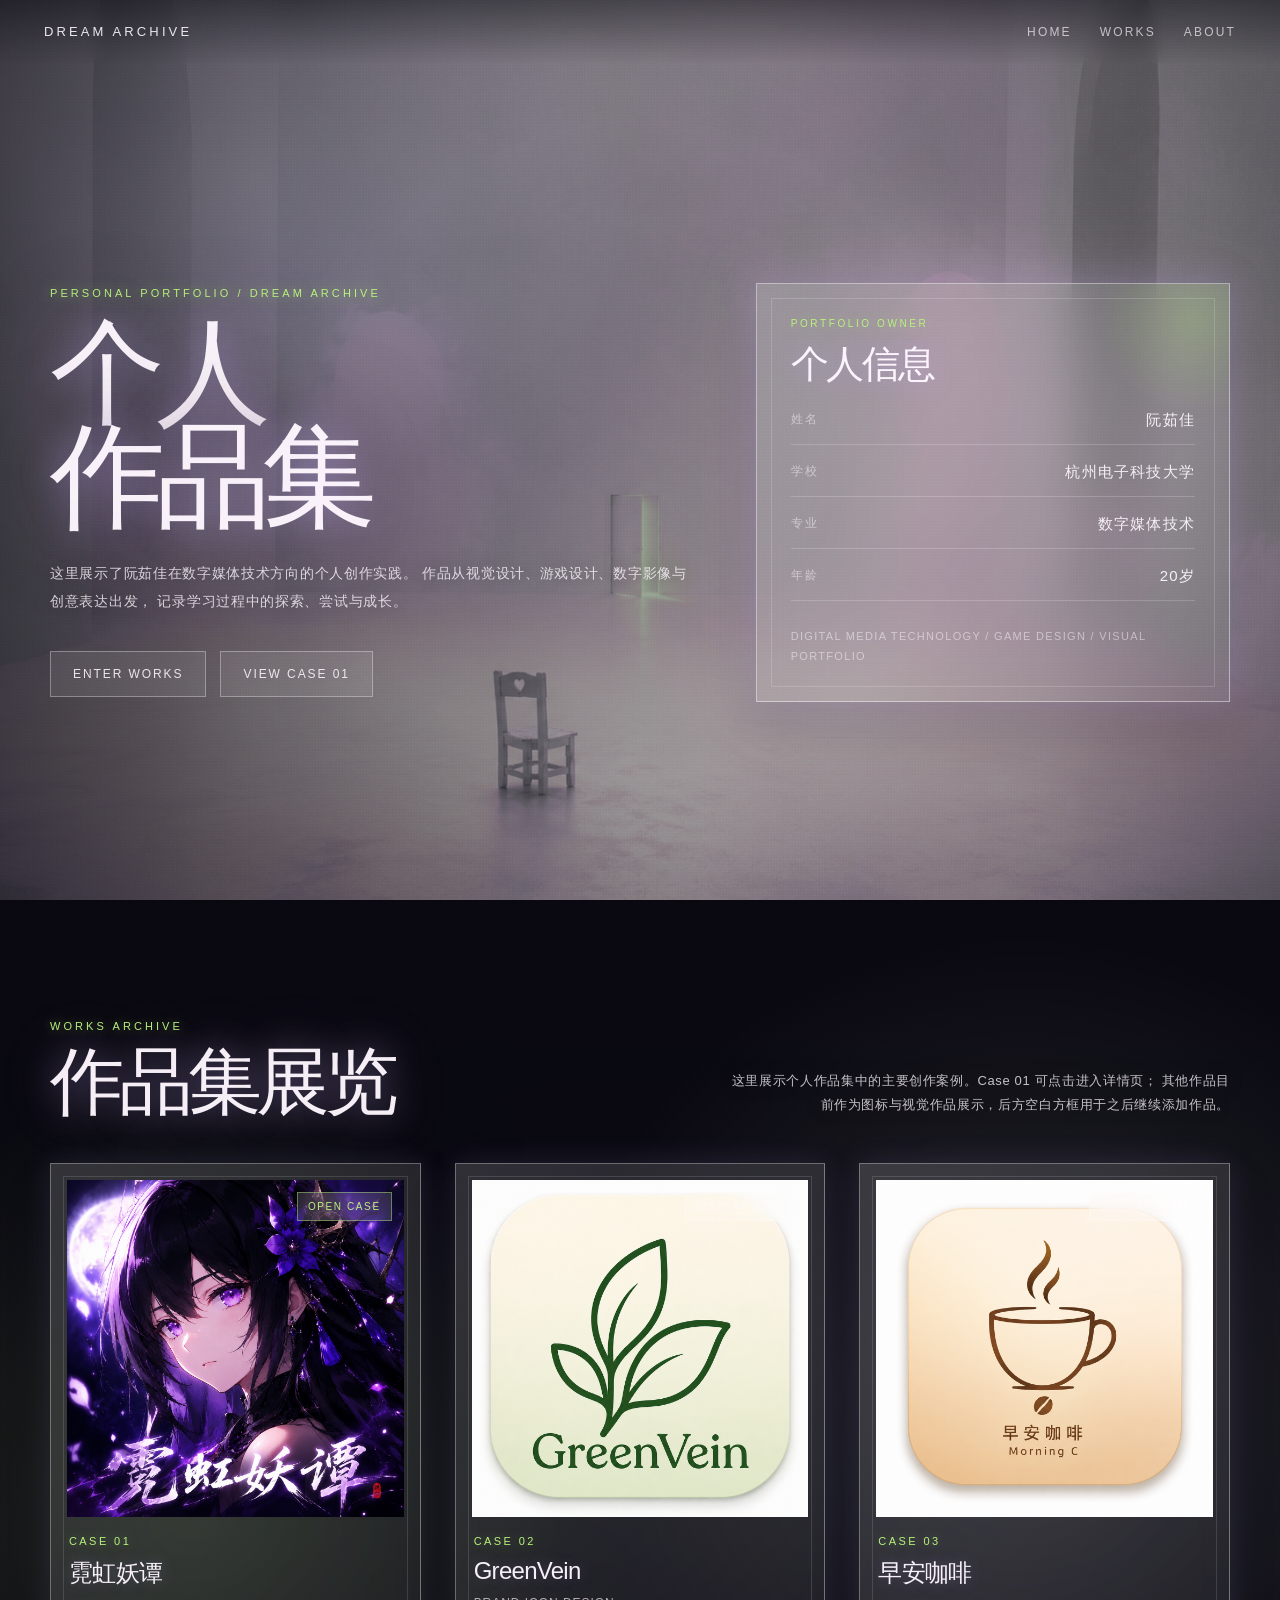
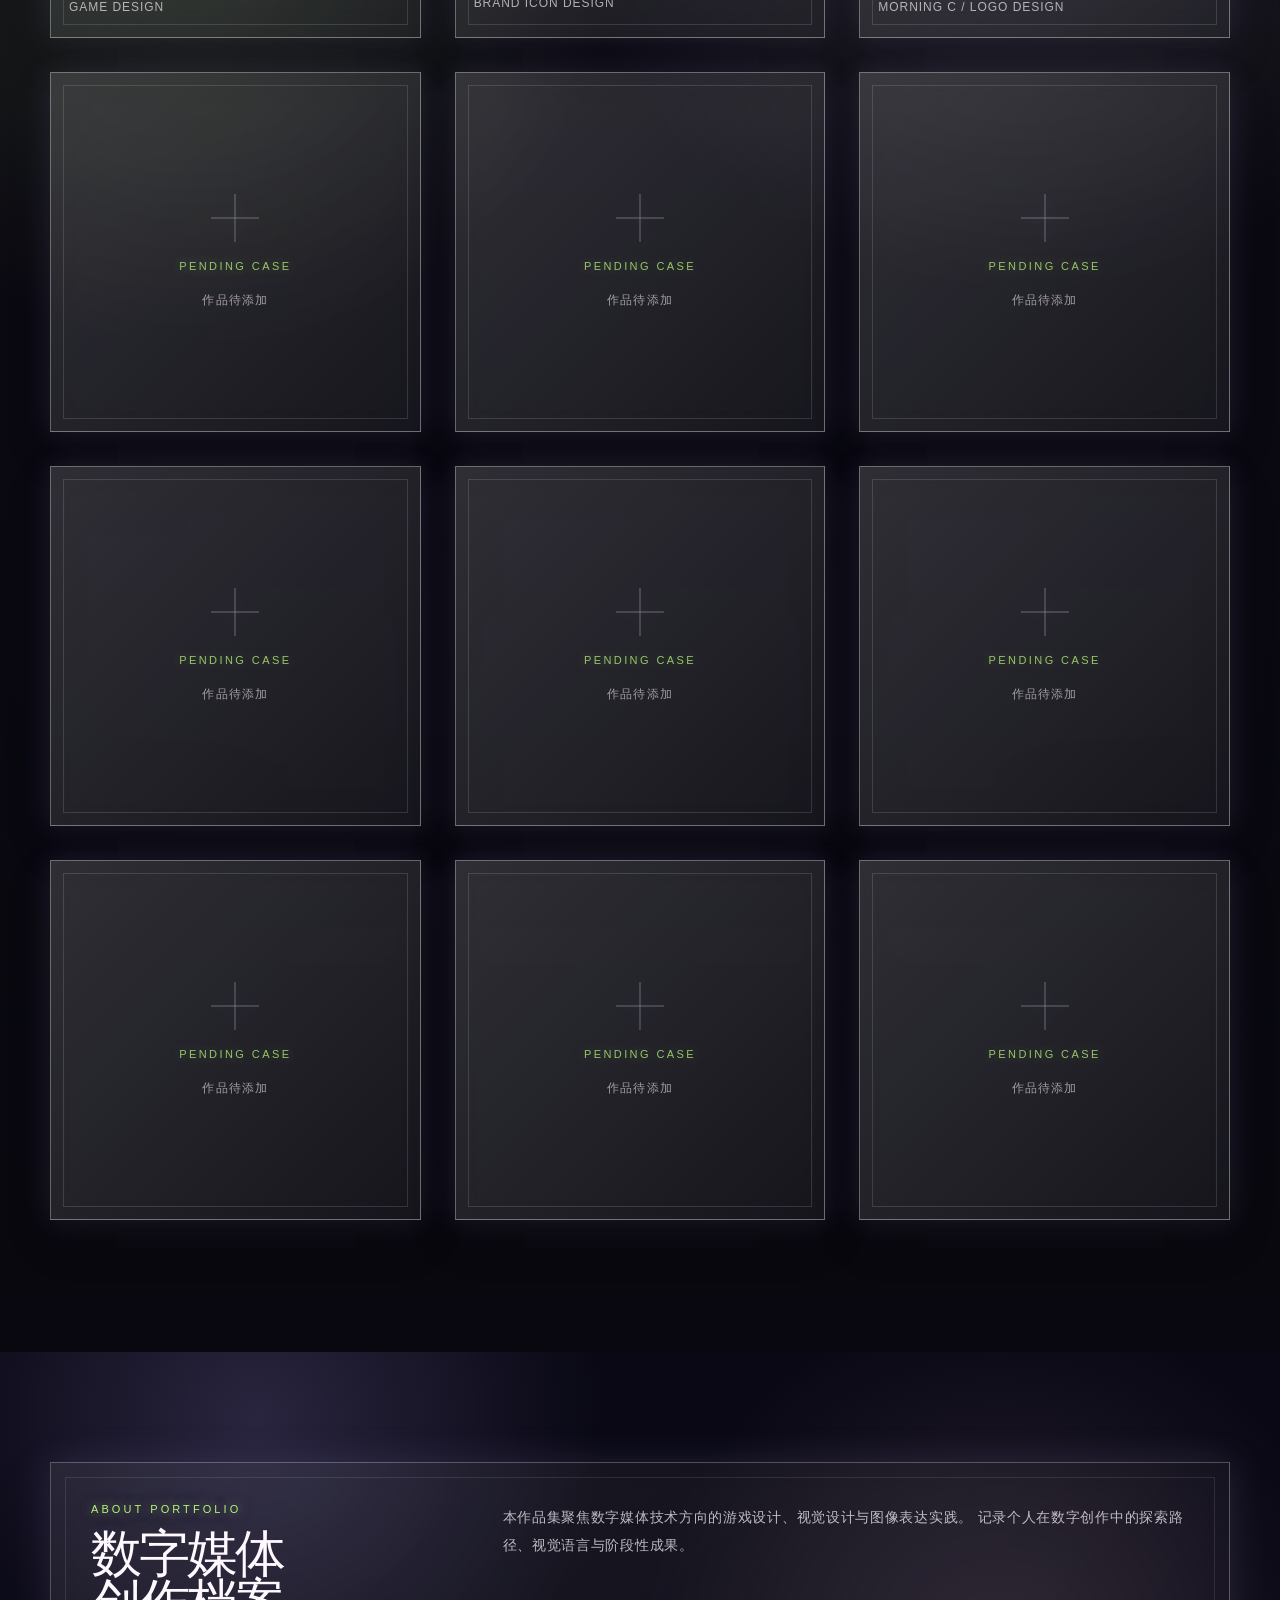
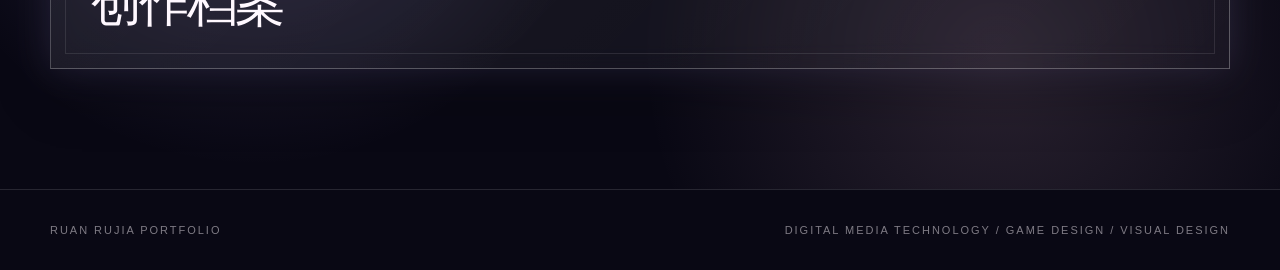
<file: index.html>
<!DOCTYPE html>
<html lang="zh-CN">
<head>
  <meta charset="UTF-8" />
  <meta name="viewport" content="width=device-width, initial-scale=1.0" />

  <title>阮茹佳个人作品集 / Dream Archive</title>

  <style>
    :root {
      --home-bg: url("assets/home-bg.png");
      --gallery-bg: url("assets/gallery-bg.png");

      --text-main: #fff8ff;
      --text-soft: rgba(255, 248, 255, 0.72);
      --text-faint: rgba(255, 248, 255, 0.48);

      --green: #b8f27d;
      --purple: #b9a7ff;
      --pink: #f1bed8;

      --glass-bg: rgba(255, 255, 255, 0.12);
      --glass-bg-soft: rgba(255, 255, 255, 0.055);
      --glass-border: rgba(255, 255, 255, 0.38);
      --glass-border-soft: rgba(255, 255, 255, 0.18);
    }

    * {
      margin: 0;
      padding: 0;
      box-sizing: border-box;
    }

    html {
      scroll-behavior: smooth;
    }

    body {
      min-height: 100vh;
      font-family:
        "Inter",
        "Helvetica Neue",
        "PingFang SC",
        "Microsoft YaHei",
        sans-serif;
      color: var(--text-main);
      background: #0b0a13;
      overflow-x: hidden;
    }

    a {
      color: inherit;
      text-decoration: none;
    }

    body::before {
      content: "";
      position: fixed;
      inset: 0;
      z-index: 999;
      pointer-events: none;
      opacity: 0.12;
      background-image:
        radial-gradient(rgba(255, 255, 255, 0.35) 0.6px, transparent 0.6px);
      background-size: 3px 3px;
      mix-blend-mode: overlay;
    }

    /* 顶部导航 */
    .site-header {
      position: fixed;
      top: 0;
      left: 0;
      z-index: 100;
      width: 100%;
      padding: 24px 44px;
      display: flex;
      align-items: center;
      justify-content: space-between;
      background:
        linear-gradient(
          to bottom,
          rgba(10, 10, 18, 0.48),
          rgba(10, 10, 18, 0)
        );
      backdrop-filter: blur(8px);
    }

    .logo {
      font-size: 13px;
      letter-spacing: 0.24em;
      text-transform: uppercase;
      color: rgba(255, 248, 255, 0.9);
    }

    .nav {
      display: flex;
      gap: 28px;
      font-size: 12px;
      letter-spacing: 0.18em;
      text-transform: uppercase;
    }

    .nav a {
      color: rgba(255, 248, 255, 0.68);
      transition: color 0.3s ease, opacity 0.3s ease;
    }

    .nav a:hover {
      color: var(--green);
    }

    /* 首页 */
    .hero {
      position: relative;
      min-height: 100vh;
      display: flex;
      align-items: center;
      overflow: hidden;
      background:
        linear-gradient(
          90deg,
          rgba(9, 9, 16, 0.58) 0%,
          rgba(9, 9, 16, 0.34) 45%,
          rgba(9, 9, 16, 0.18) 100%
        ),
        radial-gradient(circle at 22% 30%, rgba(185, 167, 255, 0.28), transparent 32%),
        radial-gradient(circle at 76% 70%, rgba(241, 190, 216, 0.22), transparent 38%),
        var(--home-bg) center / cover no-repeat;
    }

    .hero::before {
      content: "";
      position: absolute;
      inset: 0;
      z-index: 1;
      background:
        radial-gradient(circle at 20% 20%, rgba(255, 255, 255, 0.18), transparent 30%),
        radial-gradient(circle at 72% 55%, rgba(184, 242, 125, 0.12), transparent 32%),
        linear-gradient(
          to bottom,
          rgba(8, 7, 15, 0.08),
          rgba(8, 7, 15, 0.4)
        );
      pointer-events: none;
      mix-blend-mode: screen;
    }

    .hero::after {
      content: "";
      position: absolute;
      inset: 0;
      z-index: 2;
      pointer-events: none;
      background:
        radial-gradient(circle at center, transparent 42%, rgba(8, 7, 15, 0.36) 100%);
    }

    .hero-inner {
      position: relative;
      z-index: 5;
      width: min(1180px, calc(100% - 80px));
      margin: 0 auto;
      padding-top: 84px;
      display: grid;
      grid-template-columns: minmax(0, 1.15fr) minmax(320px, 0.85fr);
      gap: 64px;
      align-items: center;
    }

    .kicker {
      display: block;
      margin-bottom: 22px;
      font-size: 11px;
      letter-spacing: 0.28em;
      text-transform: uppercase;
      color: var(--green);
      text-shadow:
        0 0 12px rgba(184, 242, 125, 0.55),
        0 0 28px rgba(185, 167, 255, 0.45);
    }

    .hero-title {
      font-size: clamp(58px, 9vw, 128px);
      line-height: 0.9;
      font-weight: 500;
      letter-spacing: -0.08em;
      color: rgba(255, 248, 255, 0.96);
      text-shadow:
        0 0 36px rgba(185, 167, 255, 0.48),
        0 0 72px rgba(241, 190, 216, 0.3),
        0 0 90px rgba(0, 0, 0, 0.5);
    }

    .hero-title span {
      display: block;
    }

    .hero-desc {
      max-width: 700px;
      margin-top: 32px;
      font-size: 14px;
      line-height: 1.95;
      letter-spacing: 0.05em;
      color: rgba(255, 248, 255, 0.78);
      text-shadow: 0 0 20px rgba(0, 0, 0, 0.42);
    }

    .hero-actions {
      display: flex;
      flex-wrap: wrap;
      gap: 14px;
      margin-top: 36px;
    }

    .btn {
      display: inline-flex;
      align-items: center;
      justify-content: center;
      height: 46px;
      min-width: 150px;
      padding: 0 22px;
      border: 1px solid rgba(255, 255, 255, 0.32);
      background: rgba(255, 255, 255, 0.08);
      backdrop-filter: blur(14px);
      color: rgba(255, 248, 255, 0.88);
      font-size: 12px;
      letter-spacing: 0.16em;
      text-transform: uppercase;
      transition:
        transform 0.35s ease,
        color 0.35s ease,
        border-color 0.35s ease,
        background 0.35s ease,
        box-shadow 0.35s ease;
    }

    .btn:hover {
      transform: translateY(-3px);
      color: var(--green);
      border-color: rgba(184, 242, 125, 0.78);
      background: rgba(255, 255, 255, 0.12);
      box-shadow:
        0 0 24px rgba(184, 242, 125, 0.25),
        0 0 50px rgba(185, 167, 255, 0.2);
    }

    /* 个人信息卡片 */
    .profile-card {
      position: relative;
      padding: 34px;
      border: 1.4px solid rgba(255, 255, 255, 0.42);
      background:
        linear-gradient(
          135deg,
          rgba(255, 255, 255, 0.18),
          rgba(255, 255, 255, 0.06)
        );
      backdrop-filter: blur(18px);
      box-shadow:
        0 0 34px rgba(185, 167, 255, 0.22),
        0 0 72px rgba(241, 190, 216, 0.14),
        0 26px 54px rgba(0, 0, 0, 0.18);
      overflow: hidden;
    }

    .profile-card::before {
      content: "";
      position: absolute;
      inset: 14px;
      border: 1px solid rgba(255, 255, 255, 0.16);
      pointer-events: none;
    }

    .profile-card::after {
      content: "";
      position: absolute;
      right: -70px;
      top: -70px;
      width: 210px;
      height: 210px;
      border-radius: 50%;
      background: radial-gradient(circle, rgba(184, 242, 125, 0.24), transparent 65%);
      filter: blur(4px);
      pointer-events: none;
    }

    .profile-kicker {
      position: relative;
      z-index: 2;
      display: block;
      margin-bottom: 16px;
      font-size: 10px;
      letter-spacing: 0.26em;
      text-transform: uppercase;
      color: var(--green);
      text-shadow: 0 0 16px rgba(184, 242, 125, 0.48);
    }

    .profile-card h2 {
      position: relative;
      z-index: 2;
      margin-bottom: 28px;
      font-size: clamp(28px, 3vw, 42px);
      line-height: 1;
      font-weight: 500;
      letter-spacing: -0.06em;
      color: rgba(255, 248, 255, 0.96);
      text-shadow: 0 0 22px rgba(185, 167, 255, 0.42);
    }

    .profile-list {
      position: relative;
      z-index: 2;
      display: grid;
      gap: 18px;
    }

    .profile-item {
      display: flex;
      justify-content: space-between;
      gap: 22px;
      padding-bottom: 14px;
      border-bottom: 1px solid rgba(255, 255, 255, 0.18);
    }

    .profile-item span {
      flex-shrink: 0;
      font-size: 12px;
      letter-spacing: 0.18em;
      text-transform: uppercase;
      color: rgba(255, 248, 255, 0.52);
    }

    .profile-item strong {
      font-size: 15px;
      font-weight: 400;
      letter-spacing: 0.08em;
      text-align: right;
      color: rgba(255, 248, 255, 0.92);
    }

    .profile-note {
      position: relative;
      z-index: 2;
      margin-top: 26px;
      font-size: 11px;
      line-height: 1.8;
      letter-spacing: 0.12em;
      text-transform: uppercase;
      color: rgba(255, 248, 255, 0.5);
    }

    /* 作品集展览区 */
    .gallery-section {
      position: relative;
      min-height: 100vh;
      padding: 120px 44px 132px;
      overflow: hidden;
      background:
        linear-gradient(
          to bottom,
          rgba(8, 7, 14, 0.26),
          rgba(8, 7, 14, 0.46)
        ),
        radial-gradient(circle at 20% 18%, rgba(185, 167, 255, 0.2), transparent 32%),
        radial-gradient(circle at 78% 76%, rgba(241, 190, 216, 0.18), transparent 36%),
        var(--gallery-bg) center / cover no-repeat;
      background-attachment: fixed;
    }

    .gallery-section::before {
      content: "";
      position: absolute;
      inset: 0;
      z-index: 1;
      pointer-events: none;
      background:
        linear-gradient(
          to bottom,
          rgba(8, 7, 14, 0.22),
          rgba(8, 7, 14, 0.62)
        ),
        radial-gradient(circle at center, transparent 35%, rgba(8, 7, 14, 0.38) 100%);
    }

    .gallery-section::after {
      content: "";
      position: absolute;
      inset: 0;
      z-index: 2;
      pointer-events: none;
      background:
        radial-gradient(circle at 15% 30%, rgba(184, 242, 125, 0.12), transparent 24%),
        radial-gradient(circle at 80% 25%, rgba(255, 255, 255, 0.12), transparent 26%);
      mix-blend-mode: screen;
    }

    .section-inner {
      position: relative;
      z-index: 5;
      width: min(1180px, 100%);
      margin: 0 auto;
    }

    .section-head {
      display: flex;
      justify-content: space-between;
      align-items: flex-end;
      gap: 42px;
      margin-bottom: 46px;
    }

    .section-label {
      display: block;
      margin-bottom: 14px;
      font-size: 11px;
      letter-spacing: 0.28em;
      text-transform: uppercase;
      color: var(--green);
      text-shadow:
        0 0 12px rgba(184, 242, 125, 0.5),
        0 0 28px rgba(185, 167, 255, 0.36);
    }

    .section-title {
      font-size: clamp(40px, 5.8vw, 84px);
      line-height: 0.96;
      font-weight: 400;
      letter-spacing: -0.07em;
      color: rgba(255, 248, 255, 0.96);
      text-shadow:
        0 0 34px rgba(185, 167, 255, 0.4),
        0 0 62px rgba(241, 190, 216, 0.25);
    }

    .section-desc {
      max-width: 510px;
      font-size: 13px;
      line-height: 1.85;
      letter-spacing: 0.05em;
      color: rgba(255, 248, 255, 0.76);
      text-align: right;
      text-shadow: 0 0 18px rgba(0, 0, 0, 0.36);
    }

    .works-grid {
      display: grid;
      grid-template-columns: repeat(3, minmax(0, 1fr));
      gap: 34px;
    }

    .work-card,
    .empty-work {
      position: relative;
      border: 1.4px solid rgba(255, 255, 255, 0.34);
      background:
        linear-gradient(
          135deg,
          rgba(255, 255, 255, 0.16),
          rgba(255, 255, 255, 0.055)
        );
      backdrop-filter: blur(14px);
      overflow: hidden;
      box-shadow:
        0 20px 44px rgba(0, 0, 0, 0.16),
        0 0 30px rgba(185, 167, 255, 0.14);
      transition:
        transform 0.38s ease,
        border-color 0.38s ease,
        box-shadow 0.38s ease,
        background 0.38s ease;
    }

    .work-card {
      display: block;
      padding: 16px;
    }

    .work-card::before,
    .empty-work::before {
      content: "";
      position: absolute;
      inset: 12px;
      z-index: 4;
      border: 1px solid rgba(255, 255, 255, 0.13);
      pointer-events: none;
    }

    .work-card:hover,
    .empty-work:hover {
      transform: translateY(-7px);
      border-color: rgba(184, 242, 125, 0.72);
      background:
        linear-gradient(
          135deg,
          rgba(255, 255, 255, 0.2),
          rgba(255, 255, 255, 0.075)
        );
      box-shadow:
        0 0 26px rgba(184, 242, 125, 0.18),
        0 0 58px rgba(185, 167, 255, 0.24),
        0 28px 56px rgba(0, 0, 0, 0.24);
    }

    .work-card.no-link {
      cursor: default;
    }

    .work-status {
      position: absolute;
      top: 28px;
      right: 28px;
      z-index: 8;
      padding: 8px 10px;
      border: 1px solid rgba(255, 255, 255, 0.22);
      background: rgba(255, 255, 255, 0.13);
      backdrop-filter: blur(12px);
      font-size: 10px;
      letter-spacing: 0.16em;
      text-transform: uppercase;
      color: rgba(255, 248, 255, 0.72);
    }

    .work-card:not(.no-link) .work-status {
      color: var(--green);
      border-color: rgba(184, 242, 125, 0.44);
    }

    .work-thumb {
      position: relative;
      width: 100%;
      aspect-ratio: 1 / 1;
      overflow: hidden;
      background:
        radial-gradient(circle at 50% 50%, rgba(255, 255, 255, 0.12), transparent 68%),
        rgba(255, 255, 255, 0.08);
    }

    .work-thumb img {
      display: block;
      width: 100%;
      height: 100%;
      object-fit: cover;
      transition:
        transform 0.55s ease,
        filter 0.55s ease;
    }

    .work-thumb.contain img {
      object-fit: contain;
      padding: 0;
    }

    .work-card:hover .work-thumb img {
      transform: scale(1.045);
      filter:
        drop-shadow(0 0 18px rgba(185, 167, 255, 0.28));
    }

    .work-info {
      position: relative;
      z-index: 6;
      padding: 18px 2px 4px;
    }

    .work-info span {
      display: block;
      margin-bottom: 10px;
      font-size: 11px;
      letter-spacing: 0.22em;
      text-transform: uppercase;
      color: var(--green);
      text-shadow: 0 0 12px rgba(184, 242, 125, 0.36);
    }

    .work-info h3 {
      margin-bottom: 8px;
      font-size: 24px;
      font-weight: 500;
      letter-spacing: -0.03em;
      color: rgba(255, 248, 255, 0.96);
      text-shadow: 0 0 16px rgba(185, 167, 255, 0.25);
    }

    .work-info p {
      font-size: 12px;
      line-height: 1.7;
      letter-spacing: 0.08em;
      text-transform: uppercase;
      color: rgba(255, 248, 255, 0.66);
    }

    /* 空白作品方框 */
    .empty-work {
      min-height: 360px;
      display: flex;
      align-items: center;
      justify-content: center;
      padding: 28px;
    }

    .empty-content {
      position: relative;
      z-index: 6;
      display: flex;
      flex-direction: column;
      align-items: center;
      gap: 18px;
      text-align: center;
    }

    .empty-cross {
      position: relative;
      width: 48px;
      height: 48px;
      opacity: 0.45;
      transition: transform 0.35s ease, opacity 0.35s ease;
    }

    .empty-cross::before,
    .empty-cross::after {
      content: "";
      position: absolute;
      background: rgba(255, 255, 255, 0.72);
      box-shadow:
        0 0 14px rgba(185, 167, 255, 0.4),
        0 0 26px rgba(184, 242, 125, 0.16);
    }

    .empty-cross::before {
      left: 50%;
      top: 0;
      width: 1px;
      height: 100%;
      transform: translateX(-50%);
    }

    .empty-cross::after {
      top: 50%;
      left: 0;
      width: 100%;
      height: 1px;
      transform: translateY(-50%);
    }

    .empty-work:hover .empty-cross {
      transform: scale(1.14);
      opacity: 0.8;
    }

    .empty-content span {
      font-size: 11px;
      letter-spacing: 0.22em;
      text-transform: uppercase;
      color: rgba(184, 242, 125, 0.78);
      text-shadow: 0 0 12px rgba(184, 242, 125, 0.32);
    }

    .empty-content p {
      font-size: 12px;
      line-height: 1.8;
      letter-spacing: 0.1em;
      color: rgba(255, 248, 255, 0.58);
    }

    /* 关于区域 */
    .about-section {
      position: relative;
      padding: 110px 44px 120px;
      background:
        radial-gradient(circle at 20% 15%, rgba(185, 167, 255, 0.18), transparent 32%),
        radial-gradient(circle at 78% 70%, rgba(241, 190, 216, 0.14), transparent 34%),
        #090814;
    }

    .about-card {
      position: relative;
      width: min(1180px, 100%);
      margin: 0 auto;
      padding: 40px;
      border: 1.4px solid rgba(255, 255, 255, 0.26);
      background:
        linear-gradient(
          135deg,
          rgba(255, 255, 255, 0.08),
          rgba(255, 255, 255, 0.025)
        );
      backdrop-filter: blur(12px);
      box-shadow:
        0 0 34px rgba(185, 167, 255, 0.14),
        0 24px 54px rgba(0, 0, 0, 0.24);
    }

    .about-card::before {
      content: "";
      position: absolute;
      inset: 14px;
      border: 1px solid rgba(255, 255, 255, 0.1);
      pointer-events: none;
    }

    .about-grid {
      position: relative;
      z-index: 2;
      display: grid;
      grid-template-columns: minmax(0, 0.7fr) minmax(0, 1.3fr);
      gap: 42px;
    }

    .about-title h2 {
      font-size: clamp(34px, 4vw, 58px);
      line-height: 0.96;
      font-weight: 400;
      letter-spacing: -0.06em;
    }

    .about-text p {
      font-size: 14px;
      line-height: 2;
      letter-spacing: 0.05em;
      color: rgba(255, 248, 255, 0.72);
    }

    .footer {
      padding: 34px 44px;
      background: #090814;
      border-top: 1px solid rgba(255, 255, 255, 0.12);
      color: rgba(255, 248, 255, 0.48);
      font-size: 11px;
      letter-spacing: 0.18em;
      text-transform: uppercase;
    }

    .footer-inner {
      width: min(1180px, 100%);
      margin: 0 auto;
      display: flex;
      justify-content: space-between;
      gap: 20px;
    }

    .fade-in {
      opacity: 0;
      transform: translateY(18px);
      animation: fadeIn 1s ease forwards;
    }

    .delay-1 {
      animation-delay: 0.16s;
    }

    .delay-2 {
      animation-delay: 0.32s;
    }

    .delay-3 {
      animation-delay: 0.48s;
    }

    @keyframes fadeIn {
      to {
        opacity: 1;
        transform: translateY(0);
      }
    }

    @media (max-width: 980px) {
      .hero-inner {
        grid-template-columns: 1fr;
        gap: 52px;
        padding-top: 140px;
        padding-bottom: 90px;
      }

      .profile-card {
        max-width: 560px;
      }

      .section-head {
        flex-direction: column;
        align-items: flex-start;
      }

      .section-desc {
        text-align: left;
      }

      .works-grid {
        grid-template-columns: repeat(2, minmax(0, 1fr));
      }

      .about-grid {
        grid-template-columns: 1fr;
      }
    }

    @media (max-width: 620px) {
      .site-header {
        padding: 20px 22px;
        flex-direction: column;
        align-items: flex-start;
        gap: 12px;
      }

      .nav {
        gap: 16px;
        font-size: 10px;
      }

      .hero {
        align-items: flex-start;
      }

      .hero-inner {
        width: calc(100% - 44px);
        padding-top: 152px;
        padding-bottom: 80px;
      }

      .hero-title {
        font-size: 52px;
      }

      .hero-desc {
        font-size: 13px;
      }

      .profile-card {
        padding: 28px 24px;
      }

      .profile-item {
        flex-direction: column;
        gap: 8px;
      }

      .profile-item strong {
        text-align: left;
      }

      .gallery-section {
        padding: 92px 22px 100px;
        background-attachment: scroll;
      }

      .works-grid {
        grid-template-columns: 1fr;
      }

      .work-card {
        padding: 12px;
      }

      .empty-work {
        min-height: 260px;
      }

      .about-section {
        padding: 90px 22px 96px;
      }

      .about-card {
        padding: 30px 24px;
      }

      .footer {
        padding: 28px 22px;
      }

      .footer-inner {
        flex-direction: column;
      }
    }
  </style>
</head>

<body>
  <header class="site-header">
    <a href="#home" class="logo">Dream Archive</a>

    <nav class="nav">
      <a href="#home">Home</a>
      <a href="#gallery">Works</a>
      <a href="#about">About</a>
    </nav>
  </header>

  <main>
    <!-- 首页 -->
    <section class="hero" id="home">
      <div class="hero-inner">

        <div class="hero-copy">
          <span class="kicker fade-in">Personal Portfolio / Dream Archive</span>

          <h1 class="hero-title fade-in delay-1">
            <span>个人</span>
            <span>作品集</span>
          </h1>

          <p class="hero-desc fade-in delay-2">
            这里展示了阮茹佳在数字媒体技术方向的个人创作实践。
            作品从视觉设计、游戏设计、数字影像与创意表达出发，
            记录学习过程中的探索、尝试与成长。
          </p>

          <div class="hero-actions fade-in delay-2">
            <a class="btn" href="#gallery">Enter Works</a>
            <a class="btn" href="./project-01.html">View Case 01</a>
          </div>
        </div>

        <aside class="profile-card fade-in delay-3">
          <span class="profile-kicker">Portfolio Owner</span>

          <h2>个人信息</h2>

          <div class="profile-list">
            <div class="profile-item">
              <span>姓名</span>
              <strong>阮茹佳</strong>
            </div>

            <div class="profile-item">
              <span>学校</span>
              <strong>杭州电子科技大学</strong>
            </div>

            <div class="profile-item">
              <span>专业</span>
              <strong>数字媒体技术</strong>
            </div>

            <div class="profile-item">
              <span>年龄</span>
              <strong>20岁</strong>
            </div>
          </div>

          <p class="profile-note">
            Digital Media Technology / Game Design / Visual Portfolio
          </p>
        </aside>

      </div>
    </section>

    <!-- 作品集展览区 -->
    <section class="gallery-section" id="gallery">
      <div class="section-inner">

        <div class="section-head">
          <div>
            <span class="section-label">Works Archive</span>
            <h2 class="section-title">作品集展览</h2>
          </div>

          <p class="section-desc">
            这里展示个人作品集中的主要创作案例。Case 01 可点击进入详情页；
            其他作品目前作为图标与视觉作品展示，后方空白方框用于之后继续添加作品。
          </p>
        </div>

        <div class="works-grid">

          <!-- Case 01：可点击跳转 -->
          <a href="./project-01.html" class="work-card">
            <div class="work-status">Open Case</div>

            <div class="work-thumb">
              <img src="assets/work-01.png" alt="霓虹妖谭">
            </div>

            <div class="work-info">
              <span>Case 01</span>
              <h3>霓虹妖谭</h3>
              <p>Game Design</p>
            </div>
          </a>

          <!-- Case 02：只展示 -->
          <div class="work-card no-link">
            <div class="work-status">Display Only</div>

            <div class="work-thumb contain">
              <img src="assets/图17.png" alt="GreenVein">
            </div>

            <div class="work-info">
              <span>Case 02</span>
              <h3>GreenVein</h3>
              <p>Brand Icon Design</p>
            </div>
          </div>

          <!-- Case 03：只展示 -->
          <div class="work-card no-link">
            <div class="work-status">Display Only</div>

            <div class="work-thumb contain">
              <img src="assets/图18.png" alt="早安咖啡">
            </div>

            <div class="work-info">
              <span>Case 03</span>
              <h3>早安咖啡</h3>
              <p>Morning C / Logo Design</p>
            </div>
          </div>

          <!-- 空白作品方框 01 -->
          <div class="empty-work">
            <div class="empty-content">
              <div class="empty-cross"></div>
              <span>Pending Case</span>
              <p>作品待添加</p>
            </div>
          </div>

          <!-- 空白作品方框 02 -->
          <div class="empty-work">
            <div class="empty-content">
              <div class="empty-cross"></div>
              <span>Pending Case</span>
              <p>作品待添加</p>
            </div>
          </div>

          <!-- 空白作品方框 03 -->
          <div class="empty-work">
            <div class="empty-content">
              <div class="empty-cross"></div>
              <span>Pending Case</span>
              <p>作品待添加</p>
            </div>
          </div>

          <!-- 空白作品方框 04 -->
          <div class="empty-work">
            <div class="empty-content">
              <div class="empty-cross"></div>
              <span>Pending Case</span>
              <p>作品待添加</p>
            </div>
          </div>

          <!-- 空白作品方框 05 -->
          <div class="empty-work">
            <div class="empty-content">
              <div class="empty-cross"></div>
              <span>Pending Case</span>
              <p>作品待添加</p>
            </div>
          </div>

          <!-- 空白作品方框 06 -->
          <div class="empty-work">
            <div class="empty-content">
              <div class="empty-cross"></div>
              <span>Pending Case</span>
              <p>作品待添加</p>
            </div>
          </div>

          <!-- 空白作品方框 07 -->
          <div class="empty-work">
            <div class="empty-content">
              <div class="empty-cross"></div>
              <span>Pending Case</span>
              <p>作品待添加</p>
            </div>
          </div>

          <!-- 空白作品方框 08 -->
          <div class="empty-work">
            <div class="empty-content">
              <div class="empty-cross"></div>
              <span>Pending Case</span>
              <p>作品待添加</p>
            </div>
          </div>

          <!-- 空白作品方框 09 -->
          <div class="empty-work">
            <div class="empty-content">
              <div class="empty-cross"></div>
              <span>Pending Case</span>
              <p>作品待添加</p>
            </div>
          </div>

        </div>
      </div>
    </section>

    <!-- 关于区域 -->
    <section class="about-section" id="about">
      <div class="about-card">
        <div class="about-grid">

          <div class="about-title">
            <span class="section-label">About Portfolio</span>
            <h2>数字媒体<br>创作档案</h2>
          </div>

          <div class="about-text">
            <p>
              <p>
                本作品集聚焦数字媒体技术方向的游戏设计、视觉设计与图像表达实践。
                记录个人在数字创作中的探索路径、视觉语言与阶段性成果。
              </p>
            </p>
          </div>

        </div>
      </div>
    </section>
  </main>

  <footer class="footer">
    <div class="footer-inner">
      <span>Ruan Rujia Portfolio</span>
      <span>Digital Media Technology / Game Design / Visual Design</span>
    </div>
  </footer>
</body>
</html>
</file>
